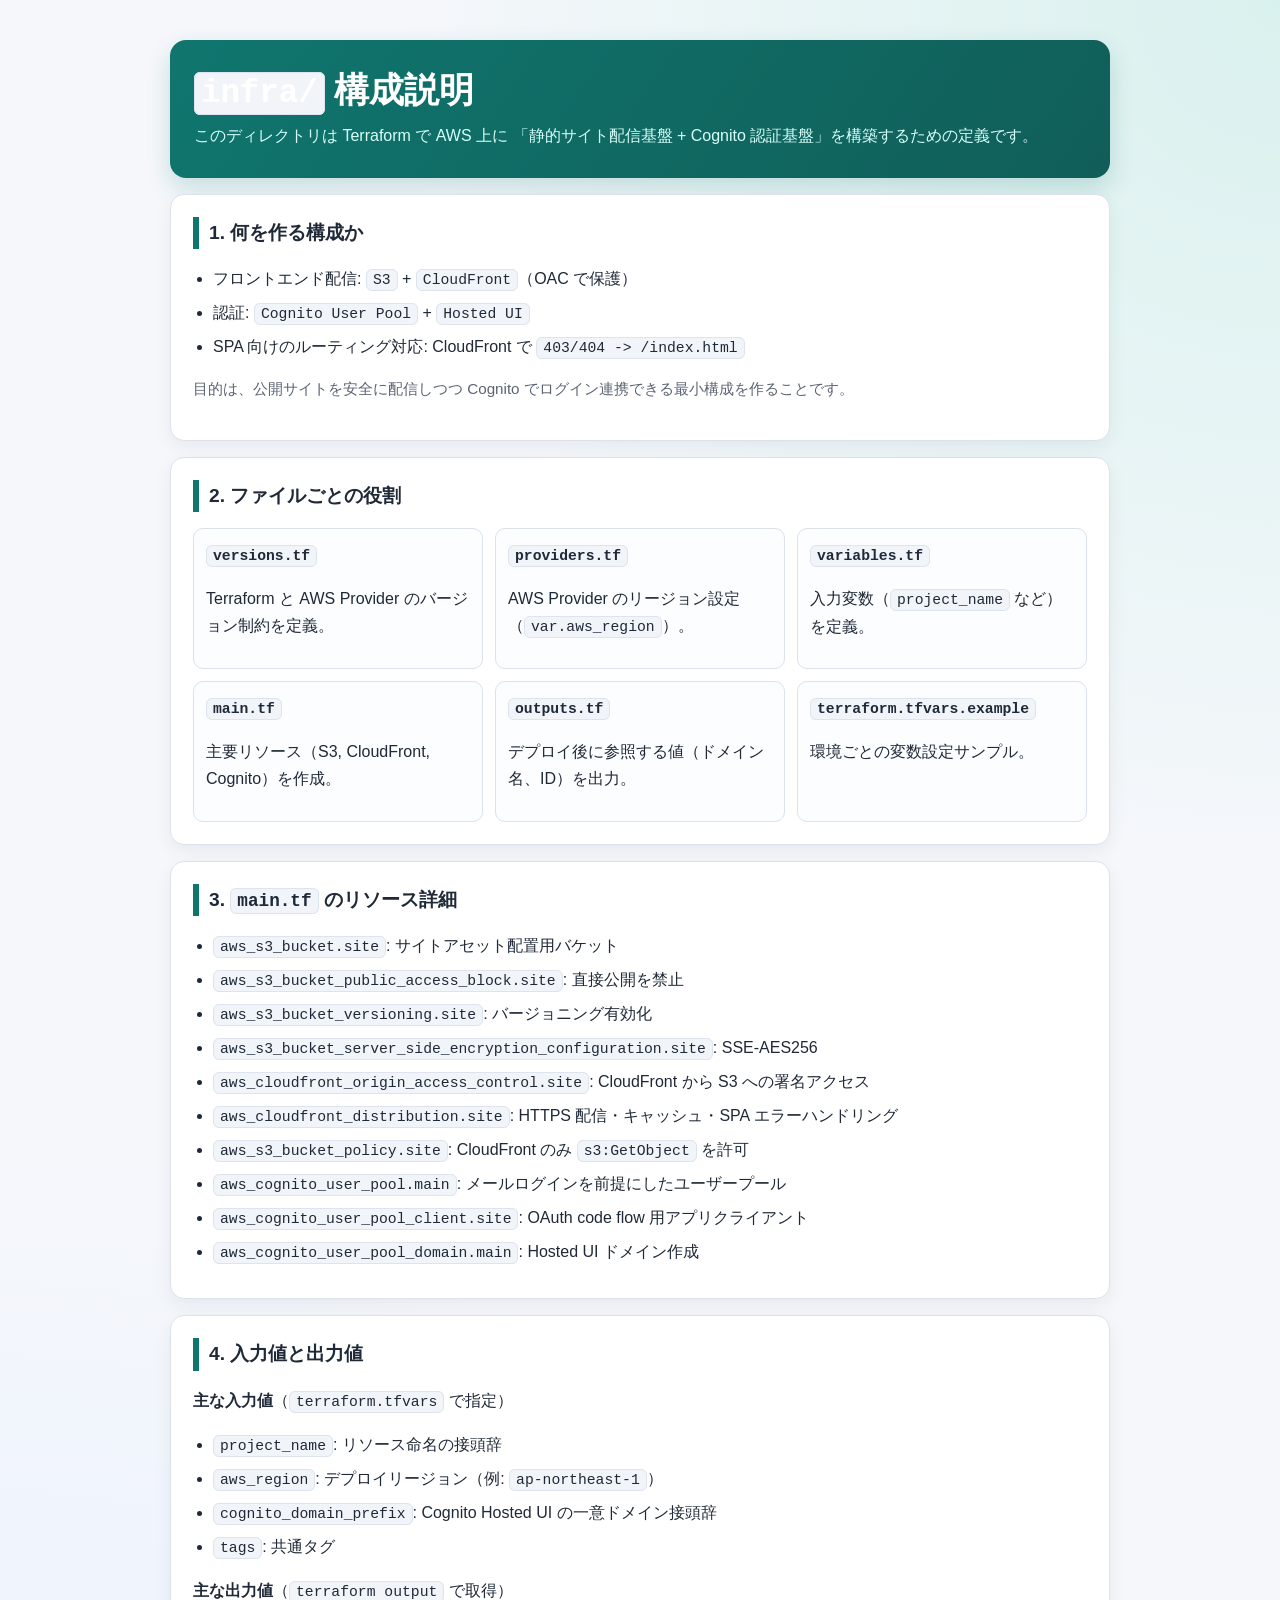
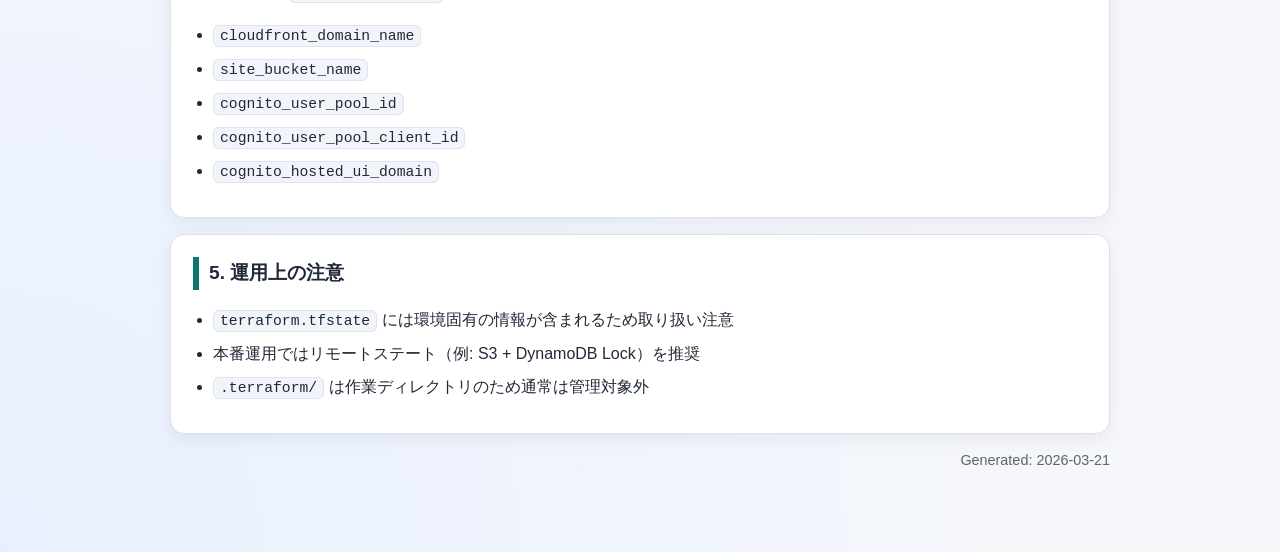
<file: docs/infra-overview.html>
<!doctype html>
<html lang="ja">
<head>
  <meta charset="utf-8" />
  <meta name="viewport" content="width=device-width, initial-scale=1" />
  <title>infra/ 構成説明</title>
  <style>
    :root {
      --bg: #f5f7fb;
      --paper: #ffffff;
      --ink: #1f2937;
      --muted: #5b6473;
      --accent: #0f766e;
      --line: #dbe2ec;
      --code-bg: #f1f5f9;
    }

    * {
      box-sizing: border-box;
    }

    body {
      margin: 0;
      font-family: "Hiragino Kaku Gothic ProN", "Yu Gothic", "Meiryo", sans-serif;
      color: var(--ink);
      background:
        radial-gradient(circle at top right, #d9f1ee 0, transparent 35%),
        radial-gradient(circle at bottom left, #e8f0ff 0, transparent 40%),
        var(--bg);
      line-height: 1.7;
    }

    .wrap {
      max-width: 980px;
      margin: 40px auto;
      padding: 0 20px 40px;
    }

    .hero {
      background: linear-gradient(125deg, #0f766e, #115e59);
      color: #ffffff;
      border-radius: 16px;
      padding: 28px 24px;
      box-shadow: 0 10px 24px rgba(15, 118, 110, 0.2);
    }

    h1 {
      margin: 0 0 8px;
      font-size: clamp(1.6rem, 3.8vw, 2.2rem);
      line-height: 1.25;
    }

    .hero p {
      margin: 0;
      color: #d8fffa;
    }

    section {
      background: var(--paper);
      border: 1px solid var(--line);
      border-radius: 14px;
      padding: 22px;
      margin-top: 16px;
      box-shadow: 0 6px 18px rgba(15, 23, 42, 0.06);
    }

    h2 {
      margin-top: 0;
      font-size: 1.2rem;
      border-left: 6px solid var(--accent);
      padding-left: 10px;
    }

    ul {
      margin: 10px 0;
      padding-left: 20px;
    }

    li + li {
      margin-top: 6px;
    }

    code {
      font-family: ui-monospace, SFMono-Regular, Menlo, Monaco, Consolas, "Liberation Mono", monospace;
      font-size: 0.92em;
      background: var(--code-bg);
      padding: 2px 6px;
      border-radius: 6px;
      border: 1px solid #dde4ef;
    }

    .note {
      color: var(--muted);
      font-size: 0.95rem;
    }

    .grid {
      display: grid;
      grid-template-columns: repeat(auto-fit, minmax(240px, 1fr));
      gap: 12px;
    }

    .card {
      border: 1px solid var(--line);
      border-radius: 10px;
      padding: 12px;
      background: #fbfdff;
    }

    .card h3 {
      margin: 0 0 6px;
      font-size: 1rem;
    }

    footer {
      margin-top: 14px;
      color: var(--muted);
      font-size: 0.9rem;
      text-align: right;
    }
  </style>
</head>
<body>
  <main class="wrap">
    <header class="hero">
      <h1><code>infra/</code> 構成説明</h1>
      <p>
        このディレクトリは Terraform で AWS 上に
        「静的サイト配信基盤 + Cognito 認証基盤」を構築するための定義です。
      </p>
    </header>

    <section>
      <h2>1. 何を作る構成か</h2>
      <ul>
        <li>フロントエンド配信: <code>S3</code> + <code>CloudFront</code>（OAC で保護）</li>
        <li>認証: <code>Cognito User Pool</code> + <code>Hosted UI</code></li>
        <li>SPA 向けのルーティング対応: CloudFront で <code>403/404 -&gt; /index.html</code></li>
      </ul>
      <p class="note">
        目的は、公開サイトを安全に配信しつつ Cognito でログイン連携できる最小構成を作ることです。
      </p>
    </section>

    <section>
      <h2>2. ファイルごとの役割</h2>
      <div class="grid">
        <article class="card">
          <h3><code>versions.tf</code></h3>
          <p>Terraform と AWS Provider のバージョン制約を定義。</p>
        </article>
        <article class="card">
          <h3><code>providers.tf</code></h3>
          <p>AWS Provider のリージョン設定（<code>var.aws_region</code>）。</p>
        </article>
        <article class="card">
          <h3><code>variables.tf</code></h3>
          <p>入力変数（<code>project_name</code> など）を定義。</p>
        </article>
        <article class="card">
          <h3><code>main.tf</code></h3>
          <p>主要リソース（S3, CloudFront, Cognito）を作成。</p>
        </article>
        <article class="card">
          <h3><code>outputs.tf</code></h3>
          <p>デプロイ後に参照する値（ドメイン名、ID）を出力。</p>
        </article>
        <article class="card">
          <h3><code>terraform.tfvars.example</code></h3>
          <p>環境ごとの変数設定サンプル。</p>
        </article>
      </div>
    </section>

    <section>
      <h2>3. <code>main.tf</code> のリソース詳細</h2>
      <ul>
        <li><code>aws_s3_bucket.site</code>: サイトアセット配置用バケット</li>
        <li><code>aws_s3_bucket_public_access_block.site</code>: 直接公開を禁止</li>
        <li><code>aws_s3_bucket_versioning.site</code>: バージョニング有効化</li>
        <li><code>aws_s3_bucket_server_side_encryption_configuration.site</code>: SSE-AES256</li>
        <li><code>aws_cloudfront_origin_access_control.site</code>: CloudFront から S3 への署名アクセス</li>
        <li><code>aws_cloudfront_distribution.site</code>: HTTPS 配信・キャッシュ・SPA エラーハンドリング</li>
        <li><code>aws_s3_bucket_policy.site</code>: CloudFront のみ <code>s3:GetObject</code> を許可</li>
        <li><code>aws_cognito_user_pool.main</code>: メールログインを前提にしたユーザープール</li>
        <li><code>aws_cognito_user_pool_client.site</code>: OAuth code flow 用アプリクライアント</li>
        <li><code>aws_cognito_user_pool_domain.main</code>: Hosted UI ドメイン作成</li>
      </ul>
    </section>

    <section>
      <h2>4. 入力値と出力値</h2>
      <p><strong>主な入力値</strong>（<code>terraform.tfvars</code> で指定）</p>
      <ul>
        <li><code>project_name</code>: リソース命名の接頭辞</li>
        <li><code>aws_region</code>: デプロイリージョン（例: <code>ap-northeast-1</code>）</li>
        <li><code>cognito_domain_prefix</code>: Cognito Hosted UI の一意ドメイン接頭辞</li>
        <li><code>tags</code>: 共通タグ</li>
      </ul>
      <p><strong>主な出力値</strong>（<code>terraform output</code> で取得）</p>
      <ul>
        <li><code>cloudfront_domain_name</code></li>
        <li><code>site_bucket_name</code></li>
        <li><code>cognito_user_pool_id</code></li>
        <li><code>cognito_user_pool_client_id</code></li>
        <li><code>cognito_hosted_ui_domain</code></li>
      </ul>
    </section>

    <section>
      <h2>5. 運用上の注意</h2>
      <ul>
        <li><code>terraform.tfstate</code> には環境固有の情報が含まれるため取り扱い注意</li>
        <li>本番運用ではリモートステート（例: S3 + DynamoDB Lock）を推奨</li>
        <li><code>.terraform/</code> は作業ディレクトリのため通常は管理対象外</li>
      </ul>
    </section>

    <footer>Generated: 2026-03-21</footer>
  </main>
</body>
</html>
</file>
